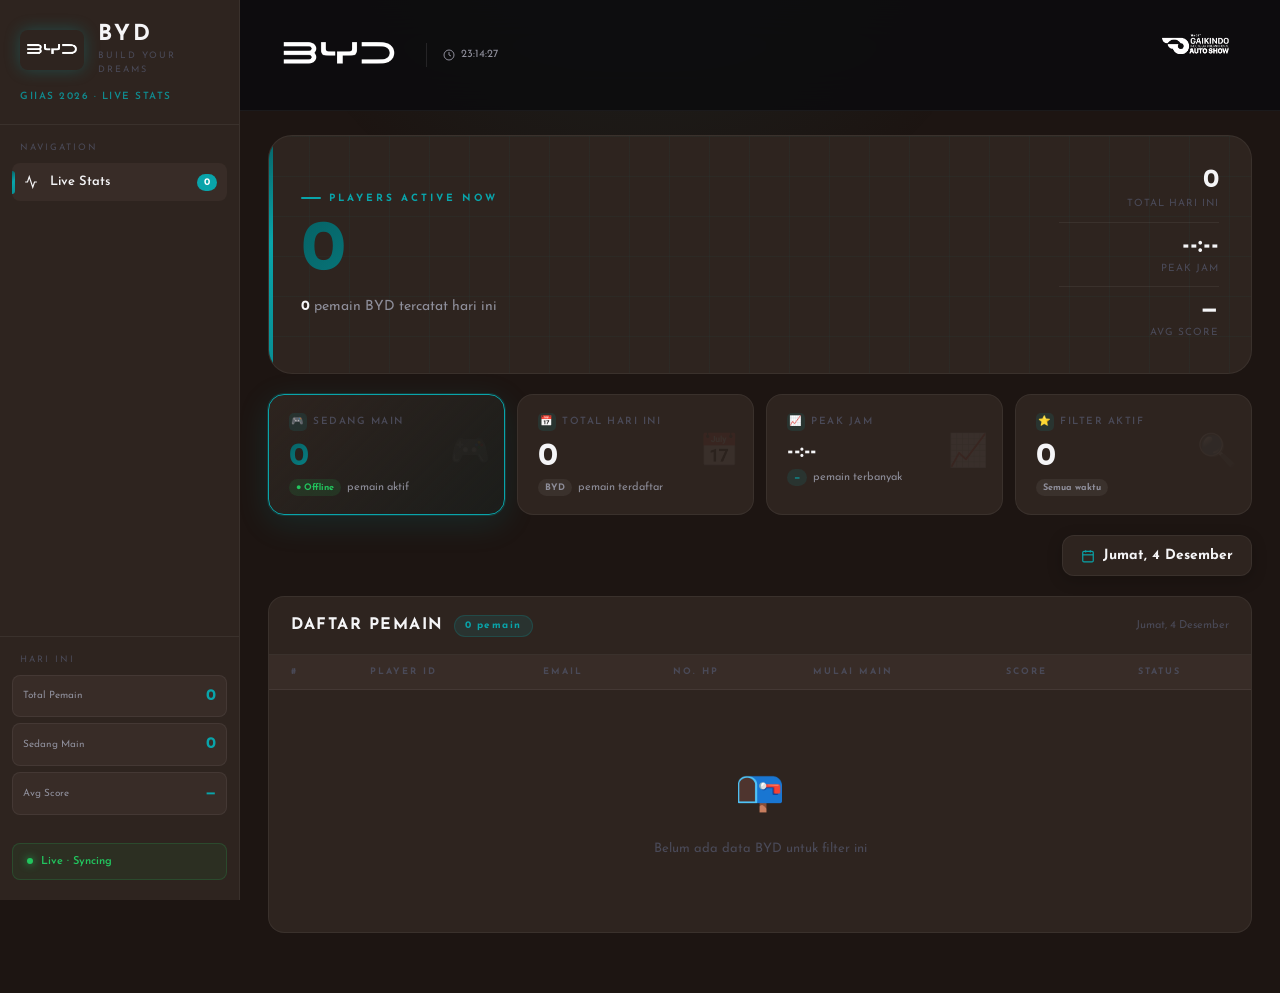
<file: byd-dashboard/index.html>
<!DOCTYPE html>
<html lang="id">

<head>
  <meta charset="UTF-8" />
  <meta name="viewport" content="width=device-width, initial-scale=1.0" />
  <title>BYD — Live Player Statistics · GIIAS 2026</title>
  <meta name="description"
    content="BYD live player statistics dashboard — real-time tracking for GIIAS 2026 activations." />
  <link rel="preconnect" href="https://fonts.googleapis.com" />
  <link rel="preconnect" href="https://fonts.gstatic.com" crossorigin />
  <link rel="stylesheet" href="./css/byd-stats.css" />
</head>

<body>

  <div class="byd-shell">

    <!-- ═══════════════════════════════════════
       SIDEBAR
  ═══════════════════════════════════════ -->
    <aside class="byd-sidebar">

      <!-- Brand header -->
      <div class="byd-sidebar__brand">
        <div class="byd-logo-wrap">
          <div class="byd-logo-box">
            <img src="./img/logoByd.png" alt="BYD Logo" class="byd-logo-img" />
          </div>
          <div class="byd-brand-text">
            <strong>BYD</strong>
            <span>Build Your Dreams</span>
          </div>
        </div>
        <div class="byd-sidebar__tagline">GIIAS 2026 · Live Stats</div>
      </div>

      <!-- Nav -->
      <div class="byd-sidebar__nav">
        <div class="byd-sidebar__label">Navigation</div>

        <div class="byd-nav-item active">
          <span class="byd-nav-item__icon">
            <svg width="14" height="14" viewBox="0 0 24 24" fill="none" stroke="currentColor" stroke-width="2">
              <polyline points="22 12 18 12 15 21 9 3 6 12 2 12" />
            </svg>
          </span>
          Live Stats
          <span class="byd-nav-item__count" id="nav-count">0</span>
        </div>
      </div>

      <!-- Mini stats -->
      <div class="byd-sidebar__stats">
        <div class="byd-sidebar__label">Hari Ini</div>
        <div class="byd-mini-stat">
          <span class="byd-mini-stat__label">Total Pemain</span>
          <span class="byd-mini-stat__val" id="side-total">0</span>
        </div>
        <div class="byd-mini-stat">
          <span class="byd-mini-stat__label">Sedang Main</span>
          <span class="byd-mini-stat__val" id="side-active">0</span>
        </div>
        <div class="byd-mini-stat">
          <span class="byd-mini-stat__label">Avg Score</span>
          <span class="byd-mini-stat__val" id="side-avg">—</span>
        </div>
      </div>

      <!-- Live status -->
      <div class="byd-sidebar__live">
        <div class="byd-live-pill">
          <span class="byd-live-dot"></span>
          <span id="live-text">Live · Syncing</span>
        </div>
      </div>

    </aside>

    <!-- ═══════════════════════════════════════
       MAIN CONTENT
  ═══════════════════════════════════════ -->
    <div class="byd-main">

      <!-- Topbar -->
      <header class="byd-topbar">
        <div class="byd-topbar__left">
          <img src="./img/logoByd.png" alt="BYD Logo" style="height: 80px; object-fit: contain;" />
          <div class="byd-topbar__sep"></div>
          <div class="byd-topbar__clock">
            <svg width="12" height="12" viewBox="0 0 24 24" fill="none" stroke="currentColor" stroke-width="2">
              <circle cx="12" cy="12" r="10" />
              <polyline points="12 6 12 12 16 14" />
            </svg>
            <span id="topbar-clock">—</span>
          </div>
        </div>
        <div class="byd-topbar__right">
          <img src="./img/gaikindoIcon.webp" alt="Gaikindo" style="height: 90px; object-fit: contain;" />
        </div>
      </header>

      <!-- Content -->
      <div class="byd-content">

        <!-- ── HERO BANNER ── -->
        <div class="byd-hero">
          <div class="byd-hero__left">
            <div class="byd-hero__eyebrow">Players Active Now</div>
            <div class="byd-hero__count" id="hero-active">0</div>
            <div class="byd-hero__label">
              <strong id="hero-label-strong">0</strong>
              <span id="hero-label-rest"> pemain BYD tercatat hari ini</span>
            </div>
          </div>
          <div class="byd-hero__right">
            <div class="byd-hero-stat">
              <div class="byd-hero-stat__val" id="hero-today">0</div>
              <div class="byd-hero-stat__label">Total Hari Ini</div>
            </div>
            <div class="byd-hero__sep"></div>
            <div class="byd-hero-stat">
              <div class="byd-hero-stat__val" id="hero-peak">--:--</div>
              <div class="byd-hero-stat__label">Peak Jam</div>
            </div>
            <div class="byd-hero__sep"></div>
            <div class="byd-hero-stat">
              <div class="byd-hero-stat__val" id="hero-avg">—</div>
              <div class="byd-hero-stat__label">Avg Score</div>
            </div>
          </div>
        </div>

        <!-- ── SUMMARY CARDS ── -->
        <div class="byd-cards-row">

          <div class="byd-card primary">
            <div class="byd-card__label">
              <span class="byd-card__icon">🎮</span>
              Sedang Main
            </div>
            <div class="byd-card__val" id="card-active">0</div>
            <div class="byd-card__sub">
              <span class="badge-live" id="card-active-badge">● Live</span>
              <span>pemain aktif</span>
            </div>
            <span class="byd-card__deco">🎮</span>
          </div>

          <div class="byd-card">
            <div class="byd-card__label">
              <span class="byd-card__icon">📅</span>
              Total Hari Ini
            </div>
            <div class="byd-card__val" id="card-today">0</div>
            <div class="byd-card__sub">
              <span class="badge-muted">BYD</span>
              <span>pemain terdaftar</span>
            </div>
            <span class="byd-card__deco">📅</span>
          </div>

          <div class="byd-card">
            <div class="byd-card__label">
              <span class="byd-card__icon">📈</span>
              Peak Jam
            </div>
            <div class="byd-card__val" style="font-size:22px;" id="card-peak">--:--</div>
            <div class="byd-card__sub">
              <span class="badge-info" id="card-peak-n">—</span>
              <span>pemain terbanyak</span>
            </div>
            <span class="byd-card__deco">📈</span>
          </div>

          <div class="byd-card">
            <div class="byd-card__label">
              <span class="byd-card__icon">⭐</span>
              Filter Aktif
            </div>
            <div class="byd-card__val" id="card-filtered">0</div>
            <div class="byd-card__sub">
              <span class="badge-muted" id="card-filter-label">Semua waktu</span>
            </div>
            <span class="byd-card__deco">🔍</span>
          </div>

        </div>

        <!-- ── FILTER TRIGGER & POPUP ── -->
        <div class="byd-filter-trigger-wrap">
          <button class="byd-filter-btn" id="filter-trigger-btn">
            <svg width="14" height="14" viewBox="0 0 24 24" fill="none" stroke="currentColor" stroke-width="2">
              <rect x="3" y="4" width="18" height="18" rx="2" />
              <line x1="16" y1="2" x2="16" y2="6" />
              <line x1="8" y1="2" x2="8" y2="6" />
              <line x1="3" y1="10" x2="21" y2="10" />
            </svg>
            <span id="filter-trigger-text">Semua Waktu</span>
          </button>

          <div class="byd-filter-popup" id="filter-popup" style="display: none;">
            <div class="byd-filter-popup__head">
              <div class="byd-filter-popup__title">Pilih Waktu</div>
              <button class="byd-reset-btn" id="reset-btn">Reset</button>
            </div>

            <div class="byd-filter-popup__row">
              <div class="byd-filter__row-label">Pilih Tanggal</div>
              <div class="byd-date-inputs">
                <input type="date" id="start-date" class="byd-date-input" />
                <span class="byd-date-sep">ke</span>
                <input type="date" id="end-date" class="byd-date-input" />
              </div>
            </div>

            <div class="byd-filter-popup__row">
              <div class="byd-filter__row-label">Pilih Jam</div>
              <div class="byd-hour-pills" id="hour-pills">
                <!-- JS rendered -->
              </div>
            </div>

            <div class="byd-filter-popup__footer">
              <button class="byd-apply-btn" id="apply-btn">Terapkan</button>
            </div>
          </div>
        </div>

        <!-- ── PLAYER TABLE ── -->
        <div class="byd-table-section">
          <div class="byd-table__head">
            <div class="byd-table__title">
              DAFTAR PEMAIN
              <span class="byd-tbl-badge" id="tbl-badge">0 pemain</span>
            </div>
            <div class="byd-table__meta" id="tbl-meta">Menampilkan semua data hari ini</div>
          </div>

          <table class="byd-table">
            <thead>
              <tr>
                <th>#</th>
                <th>Player ID</th>
                <th>Email</th>
                <th>No. HP</th>
                <th>Mulai Main</th>
                <th>Score</th>
                <th>Status</th>
              </tr>
            </thead>
            <tbody id="player-tbody">
              <tr>
                <td colspan="7">
                  <div class="byd-empty">
                    <div class="byd-empty__icon">⚡</div>
                    <div class="byd-empty__msg">Loading BYD data...</div>
                  </div>
                </td>
              </tr>
            </tbody>
          </table>
        </div>

      </div><!-- /byd-content -->
    </div><!-- /byd-main -->
  </div><!-- /byd-shell -->

  <script src="./js/byd-stats.js"></script>
</body>

</html>
</file>
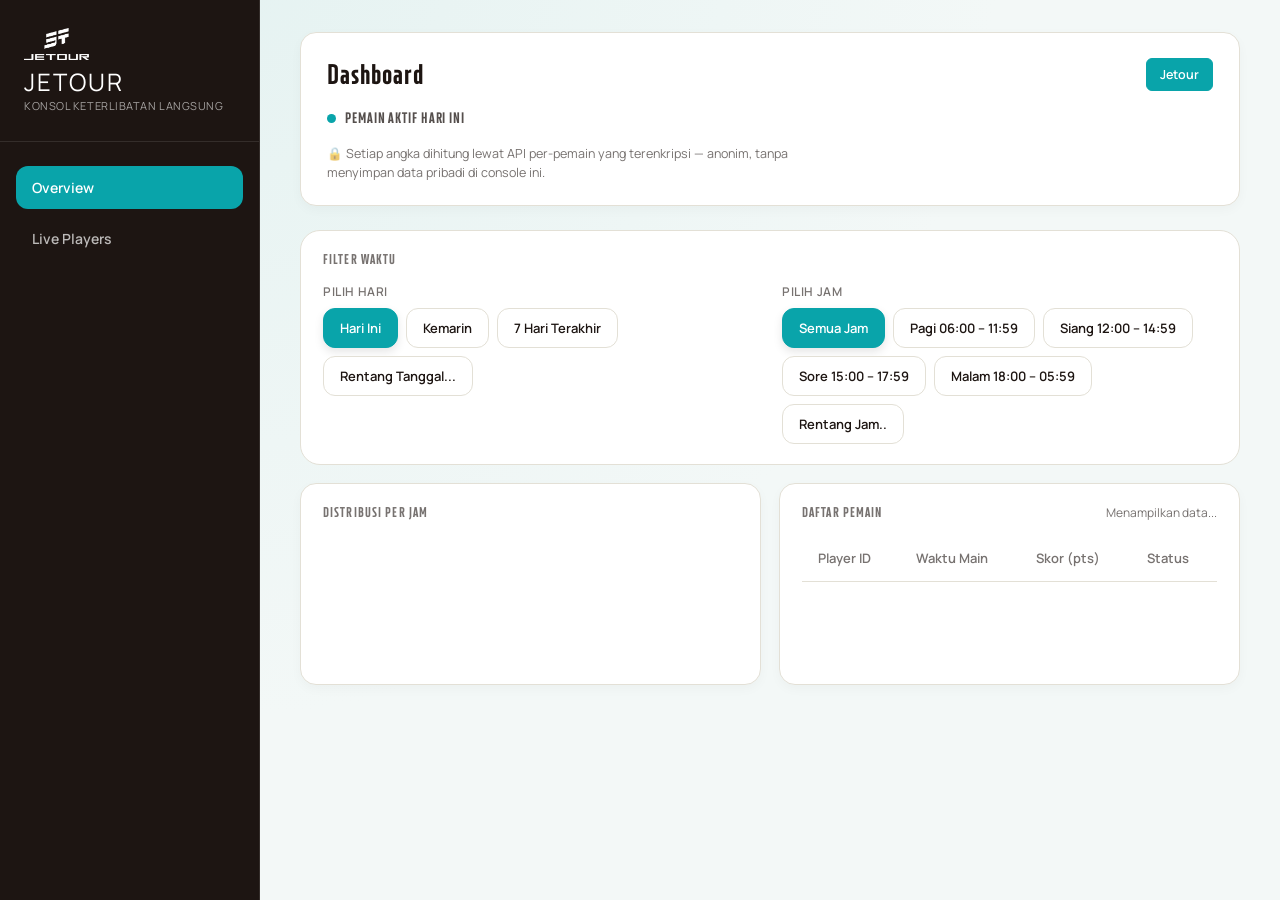
<file: jetour-website/index.html>
<!DOCTYPE html>
<html lang="id">

<head>
  <meta charset="UTF-8">
  <meta name="viewport" content="width=device-width, initial-scale=1.0">
  <title>Jetour · Live Player Console</title>
  <link rel="stylesheet" href="css/style.css">
</head>

<body class="theme-teal">
  <div class="dashboard-layout">
    <!-- Sidebar -->
    <aside class="sidebar">
      <div class="sidebar-header">
        <div class="brand-mark">
          <img src="img/jetourLogo.png" alt="Jetour Logo" class="brand-logo">
          <div class="brand-text">
            <div class="brand-word" id="brandWord">JETOUR</div>
            <div class="brand-tagline" id="brandTagline">Live Console</div>
          </div>
        </div>
      </div>
      <nav class="sidebar-nav">
        <a href="#" class="nav-item active" data-page="overview">Overview</a>
        <a href="#" class="nav-item" data-page="live-players">Live Players</a>
      </nav>
    </aside>

    <main class="dashboard-content">
      <!-- ===== PAGE: Overview ===== -->
      <div class="page-view active" id="page-overview">
      <!-- Header / hero stat -->
      <header class="hero">
        <div class="hero-top">
          <h1 class="page-title">Dashboard</h1>
          <div class="brand-chips">
            <span class="chip chip-active">Jetour</span>
          </div>
        </div>
        <div class="hero-main">
          <div class="hero-label-row">
            <span class="live-dot" id="liveDot"></span>
            <span class="hero-label" id="heroLabel">Pemain Aktif Hari Ini</span>
          </div>
          <div class="odometer" id="odometer"></div>
          <p class="api-note">🔒 Setiap angka dihitung lewat API per-pemain yang terenkripsi — anonim, tanpa menyimpan
            data pribadi di console ini.</p>
        </div>
      </header>

      <!-- Filter -->
      <section class="filters integrated-filters">
        <div class="filter-block">
          <h2 class="filter-title">Filter Waktu</h2>
          <div class="filter-row">
            <div class="filter-group-wrap">
              <div class="filter-label"
                style="font-size:12px; font-weight:600; margin-bottom:8px; opacity:0.6; text-transform:uppercase; letter-spacing:0.05em;">
                Pilih Hari</div>
              <div class="filter-btn-group" id="daySelectGroup">
                <button class="filter-btn active" data-value="today">Hari Ini</button>
                <button class="filter-btn" data-value="yesterday">Kemarin</button>
                <button class="filter-btn" data-value="last7">7 Hari Terakhir</button>
                <button class="filter-btn" data-value="custom">Rentang Tanggal...</button>
              </div>
              <div id="customDateInputs" class="custom-date-popup hidden">
                <div class="calendar-header">
                  <button id="calPrev" class="cal-nav-btn">&lt;</button>
                  <div id="calMonthYear" class="cal-month-year"></div>
                  <button id="calNext" class="cal-nav-btn">&gt;</button>
                </div>
                <div class="calendar-dow">
                  <span>Min</span><span>Sen</span><span>Sel</span><span>Rab</span><span>Kam</span><span>Jum</span><span>Sab</span>
                </div>
                <div class="calendar-grid" id="calendarGrid"></div>
                <div class="calendar-footer">
                  <div class="cal-selected-text" id="calSelectedText">Pilih tanggal mulai</div>
                  <button id="calApplyBtn" class="btn-apply" disabled>Terapkan</button>
                </div>
              </div>
            </div>
            <div class="filter-group-wrap">
              <div class="filter-label"
                style="font-size:12px; font-weight:600; margin-bottom:8px; opacity:0.6; text-transform:uppercase; letter-spacing:0.05em;">
                Pilih Jam</div>
              <div class="filter-btn-group" id="hourSelectGroup">
                <button class="filter-btn active" data-value="all">Semua Jam</button>
                <button class="filter-btn" data-value="morning">Pagi 06:00 – 11:59</button>
                <button class="filter-btn" data-value="afternoon">Siang 12:00 – 14:59</button>
                <button class="filter-btn" data-value="evening">Sore 15:00 – 17:59</button>
                <button class="filter-btn" data-value="night">Malam 18:00 – 05:59</button>
                <button class="filter-btn" data-value="custom">Rentang Jam..</button>
              </div>
              <div id="customHourInputs" class="custom-hour-popup hidden">
                <div class="calendar-header">
                  <div class="cal-month-year">Pilih Rentang Jam</div>
                </div>
                <div class="hour-grid" id="hourGrid"></div>
                <div class="calendar-footer">
                  <div class="cal-selected-text" id="hourSelectedText">Pilih jam mulai</div>
                  <button id="hourApplyBtn" class="btn-apply" disabled>Terapkan</button>
                </div>
              </div>
            </div>
          </div>
        </div>
      </section>

      <!-- Statistik -->
      <section class="stats-grid">
        <div class="card">
          <h3>Distribusi per Jam</h3>
          <div class="bars" id="bars"></div>
        </div>
        <div class="card">
          <div class="table-header-row">
            <h3>Daftar Pemain</h3>
            <span class="table-meta">Menampilkan data...</span>
          </div>
          <div class="table-wrap">
            <table class="player-table">
              <thead>
                <tr>
                  <th>Player ID</th>
                  <th>Waktu Main</th>
                  <th>Skor (pts)</th>
                  <th>Status</th>
                </tr>
              </thead>
              <tbody id="playerTableBody">
                <!-- Rows will be injected here -->
              </tbody>
            </table>
          </div>
        </div>
      </section>

      </div> <!-- end page-overview -->

      <!-- ===== PAGE: Live Players ===== -->
      <div class="page-view" id="page-live-players">
        <header class="hero">
          <div class="hero-top">
            <h1 class="page-title">Live Players</h1>
            <div class="brand-chips">
              <span class="chip chip-active">Jetour</span>
            </div>
          </div>
          <div class="hero-main">
            <div class="hero-label-row">
              <span class="live-dot is-live" id="liveDotPlayers"></span>
              <span class="hero-label">Pemain yang sedang aktif bermain saat ini</span>
            </div>
          </div>
        </header>

        <!-- Live Search -->
        <section class="filters integrated-filters">
          <div class="filter-block">
            <div class="live-search-bar">
              <input type="text" id="liveSearchInput" class="live-search-input" placeholder="Cari pemain berdasarkan nama atau ID...">
            </div>
          </div>
        </section>

        <!-- Live Player Cards -->
        <section class="live-players-grid" id="livePlayersGrid">
          <!-- Cards injected by JS -->
        </section>

        <p class="footer-note">Data pemain ditampilkan secara anonim. Nama dan ID yang muncul adalah alias acak.</p>
      </div> <!-- end page-live-players -->

    </main>
  </div>

  <script src="js/app.js"></script>
</body>

</html>
</file>
<file: byd-dashboard/css/byd-stats.css>
/* ==========================================================================
   BYD — Live Player Statistics Dashboard
   Brand: Build Your Dreams · Signature Red · Rajdhani + Inter
   ========================================================================== */

@font-face {
  font-family: 'Josefin Sans';
  src: url('../fonts/JosefinSans-Regular.ttf') format('truetype');
  font-weight: 400;
  font-style: normal;
}

@font-face {
  font-family: 'Josefin Sans';
  src: url('../fonts/JosefinSans-SemiBold.ttf') format('truetype');
  font-weight: 600;
  font-style: normal;
}

@font-face {
  font-family: 'Josefin Sans';
  src: url('../fonts/JosefinSans-Bold.ttf') format('truetype');
  font-weight: 700;
  font-style: normal;
}

/* ─────────────────────────────────────────────
   BYD DESIGN TOKENS
───────────────────────────────────────────── */
:root {
  /* BYD Signature Colors */
  --byd-red:       #09A4AA;
  --byd-red-2:     #088D92;
  --byd-red-3:     #D3B073;
  --byd-red-dim:   rgba(9,164,170,0.12);
  --byd-red-glow:  rgba(9,164,170,0.25);
  --byd-gradient:  linear-gradient(135deg, #066164 0%, #09A4AA 45%, #088D92 100%);
  --byd-gradient-h:linear-gradient(135deg, #09A4AA 0%, #D3B073 100%);

  /* Background System */
  --bg:        #1D1512;
  --bg-2:      #261D19;
  --surface:   #2E241F;
  --surface-2: #382C27;
  --surface-3: #43362F;
  --surface-4: #4E4038;

  /* Borders */
  --border:    rgba(255,255,255,0.06);
  --border-md: rgba(255,255,255,0.10);
  --border-hi: rgba(9,164,170,0.30);

  /* Text */
  --t-main:    #f5f5f7;
  --t-sub:     #8e8e9a;
  --t-muted:   #4a4a58;

  /* Status */
  --green:     #22c55e;
  --green-bg:  rgba(34,197,94,0.1);
  --amber:     #f59e0b;
  --amber-bg:  rgba(245,158,11,0.1);

  /* Spacing / Radii */
  --r-xs:  4px;
  --r-sm:  8px;
  --r-md:  12px;
  --r-lg:  16px;
  --r-xl:  24px;
  --r-2xl: 32px;

  /* Fonts */
  --font-brand: 'Josefin Sans', sans-serif;
  --font-body:  'Josefin Sans', sans-serif;

  font-family: var(--font-body);
}

/* ─────────────────────────────────────────────
   RESET
───────────────────────────────────────────── */
*, *::before, *::after { box-sizing: border-box; margin: 0; padding: 0; }
html { scroll-behavior: smooth; }
body {
  background: var(--bg);
  color: var(--t-main);
  font-family: var(--font-body);
  font-size: 13px;
  line-height: 1.55;
  -webkit-font-smoothing: antialiased;
  min-height: 100vh;
  overflow-x: hidden;
}

/* Ambient red glow at top */
body::before {
  content: '';
  position: fixed;
  top: -200px;
  left: 50%;
  transform: translateX(-50%);
  width: 900px;
  height: 500px;
  background: radial-gradient(ellipse at 50% 0%, rgba(9,164,170,0.1) 0%, transparent 65%);
  pointer-events: none;
  z-index: 0;
}

a  { color: inherit; text-decoration: none; }
button { background: none; border: none; cursor: pointer; font-family: inherit; }
input  { font-family: inherit; outline: none; border: none; }

/* ─────────────────────────────────────────────
   LAYOUT SHELL — Sidebar + Main
───────────────────────────────────────────── */
.byd-shell {
  display: flex;
  min-height: 100vh;
  position: relative;
  z-index: 1;
}

/* ─────────────────────────────────────────────
   SIDEBAR
───────────────────────────────────────────── */
.byd-sidebar {
  width: 240px;
  flex-shrink: 0;
  background: var(--surface);
  border-right: 1px solid var(--border);
  display: flex;
  flex-direction: column;
  position: fixed;
  top: 0; left: 0;
  height: 100vh;
  z-index: 100;
  overflow-y: auto;
  scrollbar-width: none;
}
.byd-sidebar::-webkit-scrollbar { display: none; }

/* Sidebar Header — BYD Logo */
.byd-sidebar__brand {
  padding: 24px 20px 20px;
  border-bottom: 1px solid var(--border);
  display: flex;
  flex-direction: column;
  gap: 12px;
}

.byd-logo-wrap {
  display: flex;
  align-items: center;
  gap: 14px;
}

.byd-logo-box {
  width: 64px;
  height: 40px;
  border-radius: var(--r-sm);
  overflow: hidden;
  background: transparent;
  display: flex;
  align-items: center;
  justify-content: center;
  flex-shrink: 0;
  box-shadow: 0 0 16px rgba(9,164,170,0.3);
}

.byd-logo-img {
  width: 100%;
  height: 100%;
  object-fit: contain;
  display: block;
}

.byd-brand-text {
  display: flex;
  flex-direction: column;
}

.byd-brand-text strong {
  font-family: var(--font-brand);
  font-size: 22px;
  font-weight: 700;
  color: var(--t-main);
  letter-spacing: 3px;
  line-height: 1;
}

.byd-brand-text span {
  font-size: 9px;
  color: var(--t-muted);
  text-transform: uppercase;
  letter-spacing: 2px;
  margin-top: 3px;
}

.byd-sidebar__tagline {
  font-size: 10px;
  color: var(--byd-red);
  letter-spacing: 1.5px;
  text-transform: uppercase;
  font-weight: 600;
  opacity: 0.8;
}

/* Sidebar Nav */
.byd-sidebar__nav {
  padding: 16px 12px;
  flex: 1;
}

.byd-sidebar__label {
  font-size: 9px;
  text-transform: uppercase;
  letter-spacing: 2px;
  color: var(--t-muted);
  padding: 0 8px;
  margin-bottom: 8px;
  margin-top: 16px;
}
.byd-sidebar__label:first-child { margin-top: 0; }

.byd-nav-item {
  display: flex;
  align-items: center;
  gap: 10px;
  padding: 9px 10px;
  border-radius: var(--r-sm);
  font-size: 13px;
  color: var(--t-sub);
  transition: all 0.18s ease;
  margin-bottom: 2px;
  position: relative;
  font-weight: 500;
}
.byd-nav-item:hover {
  background: var(--surface-2);
  color: var(--t-main);
}
.byd-nav-item.active {
  background: var(--surface-2);
  color: var(--t-main);
  font-weight: 600;
}
.byd-nav-item.active::before {
  content: '';
  position: absolute;
  left: 0; top: 20%; bottom: 20%;
  width: 3px;
  background: var(--byd-gradient);
  border-radius: 0 3px 3px 0;
}
.byd-nav-item__icon {
  width: 18px; height: 18px;
  display: flex; align-items: center; justify-content: center;
  opacity: 0.5;
  flex-shrink: 0;
}
.byd-nav-item.active .byd-nav-item__icon,
.byd-nav-item:hover .byd-nav-item__icon { opacity: 1; }

.byd-nav-item__count {
  margin-left: auto;
  padding: 1px 7px;
  border-radius: 100px;
  font-size: 10px;
  font-weight: 700;
  background: var(--byd-red);
  color: #fff;
}

/* Sidebar Stats Summary */
.byd-sidebar__stats {
  padding: 16px 12px;
  border-top: 1px solid var(--border);
}

.byd-mini-stat {
  display: flex;
  align-items: center;
  justify-content: space-between;
  padding: 8px 10px;
  border-radius: var(--r-sm);
  background: var(--surface-2);
  border: 1px solid var(--border);
  margin-bottom: 6px;
}
.byd-mini-stat:last-child { margin-bottom: 0; }

.byd-mini-stat__label {
  font-size: 10px;
  color: var(--t-sub);
  font-weight: 500;
}

.byd-mini-stat__val {
  font-family: var(--font-brand);
  font-size: 16px;
  font-weight: 700;
  color: var(--byd-red);
}

/* Live status */
.byd-sidebar__live {
  padding: 12px 12px 20px;
}

.byd-live-pill {
  display: flex;
  align-items: center;
  gap: 8px;
  padding: 9px 14px;
  background: rgba(34,197,94,0.07);
  border: 1px solid rgba(34,197,94,0.18);
  border-radius: var(--r-sm);
  font-size: 11px;
  color: var(--green);
  font-weight: 600;
}

.byd-live-dot {
  width: 6px; height: 6px;
  border-radius: 50%;
  background: var(--green);
  box-shadow: 0 0 8px var(--green);
  animation: blink-dot 2s ease-in-out infinite;
}

@keyframes blink-dot {
  0%,100% { opacity:1; box-shadow:0 0 8px var(--green); }
  50%      { opacity:0.3; box-shadow:0 0 3px var(--green); }
}

/* ─────────────────────────────────────────────
   MAIN CONTENT
───────────────────────────────────────────── */
.byd-main {
  flex: 1;
  margin-left: 240px;
  display: flex;
  flex-direction: column;
  min-height: 100vh;
}

/* Topbar */
.byd-topbar {
  position: sticky;
  top: 0; z-index: 50;
  background: rgba(12,12,14,0.88);
  backdrop-filter: blur(20px);
  -webkit-backdrop-filter: blur(20px);
  border-bottom: 1px solid var(--border);
  padding: 10px 28px;
  min-height: 100px;
  display: flex;
  align-items: center;
  justify-content: space-between;
  gap: 16px;
}

.byd-topbar__left {
  display: flex;
  align-items: center;
  gap: 16px;
}

.byd-topbar__heading {
  display: flex;
  flex-direction: column;
}

.byd-topbar__title {
  font-family: var(--font-brand);
  font-size: 20px;
  font-weight: 700;
  letter-spacing: 2px;
  color: var(--t-main);
  line-height: 1;
}

.byd-topbar__sub {
  font-size: 10px;
  color: var(--t-muted);
  letter-spacing: 0.5px;
  margin-top: 2px;
}

.byd-topbar__sep {
  width: 1px;
  height: 24px;
  background: var(--border-md);
}

.byd-topbar__clock {
  font-size: 11px;
  color: var(--t-sub);
  display: flex;
  align-items: center;
  gap: 6px;
}

.byd-topbar__right {
  display: flex;
  align-items: center;
  gap: 8px;
}

.byd-icon-btn {
  width: 34px; height: 34px;
  display: flex; align-items: center; justify-content: center;
  background: var(--surface);
  border: 1px solid var(--border);
  border-radius: var(--r-sm);
  color: var(--t-sub);
  transition: all 0.18s ease;
}
.byd-icon-btn:hover {
  background: var(--surface-2);
  border-color: var(--border-hi);
  color: var(--byd-red);
}

/* ─────────────────────────────────────────────
   CONTENT AREA
───────────────────────────────────────────── */
.byd-content {
  padding: 24px 28px 60px;
  flex: 1;
}

/* ─────────────────────────────────────────────
   HERO BANNER
───────────────────────────────────────────── */
.byd-hero {
  position: relative;
  background: var(--surface);
  border: 1px solid var(--border);
  border-radius: var(--r-xl);
  padding: 32px;
  margin-bottom: 20px;
  overflow: hidden;
  display: grid;
  grid-template-columns: 1fr auto;
  align-items: center;
  gap: 24px;
}

/* Red line accent on left */
.byd-hero::before {
  content: '';
  position: absolute;
  left: 0; top: 0; bottom: 0;
  width: 4px;
  background: var(--byd-gradient);
  border-radius: var(--r-xl) 0 0 var(--r-xl);
}

/* Subtle grid pattern */
.byd-hero::after {
  content: '';
  position: absolute;
  inset: 0;
  background-image:
    linear-gradient(rgba(9,164,170,0.04) 1px, transparent 1px),
    linear-gradient(90deg, rgba(9,164,170,0.04) 1px, transparent 1px);
  background-size: 40px 40px;
  pointer-events: none;
}

.byd-hero__left { position: relative; z-index: 1; }

.byd-hero__eyebrow {
  font-size: 10px;
  text-transform: uppercase;
  letter-spacing: 3px;
  color: var(--byd-red);
  font-weight: 700;
  margin-bottom: 10px;
  display: flex;
  align-items: center;
  gap: 8px;
}

.byd-hero__eyebrow::before {
  content: '';
  width: 20px;
  height: 2px;
  background: var(--byd-red);
  border-radius: 1px;
}

.byd-hero__count {
  font-family: var(--font-brand);
  font-size: 72px;
  font-weight: 700;
  line-height: 1;
  letter-spacing: -1px;
  background: var(--byd-gradient);
  -webkit-background-clip: text;
  -webkit-text-fill-color: transparent;
  background-clip: text;
  margin-bottom: 8px;
}

.byd-hero__label {
  font-size: 14px;
  color: var(--t-sub);
  font-weight: 500;
}

.byd-hero__label strong {
  color: var(--t-main);
}

.byd-hero__right {
  position: relative;
  z-index: 1;
  display: flex;
  flex-direction: column;
  gap: 10px;
  min-width: 160px;
}

.byd-hero-stat {
  display: flex;
  flex-direction: column;
  align-items: flex-end;
}

.byd-hero-stat__val {
  font-family: var(--font-brand);
  font-size: 26px;
  font-weight: 700;
  color: var(--t-main);
  line-height: 1;
}

.byd-hero-stat__label {
  font-size: 10px;
  color: var(--t-muted);
  text-transform: uppercase;
  letter-spacing: 1px;
  margin-top: 2px;
}

.byd-hero__sep {
  width: 100%;
  height: 1px;
  background: var(--border);
}

/* ─────────────────────────────────────────────
   SUMMARY CARDS
───────────────────────────────────────────── */
.byd-cards-row {
  display: grid;
  grid-template-columns: repeat(4, 1fr);
  gap: 12px;
  margin-bottom: 20px;
}

.byd-card {
  background: var(--surface);
  border: 1px solid var(--border);
  border-radius: var(--r-lg);
  padding: 18px 20px;
  position: relative;
  overflow: hidden;
  transition: all 0.2s ease;
}
.byd-card:hover {
  border-color: var(--border-md);
  transform: translateY(-2px);
  box-shadow: 0 8px 24px rgba(0,0,0,0.4);
}

.byd-card.primary {
  border-color: var(--byd-red);
  box-shadow: 0 0 0 1px rgba(9,164,170,0.2), 0 8px 32px rgba(9,164,170,0.15);
  background: linear-gradient(135deg, var(--surface) 0%, rgba(9,164,170,0.06) 100%);
}

.byd-card__label {
  font-size: 10px;
  text-transform: uppercase;
  letter-spacing: 1.5px;
  color: var(--t-muted);
  margin-bottom: 10px;
  font-weight: 600;
  display: flex;
  align-items: center;
  gap: 6px;
}

.byd-card__icon {
  width: 18px; height: 18px;
  border-radius: 5px;
  background: var(--byd-red-dim);
  display: flex; align-items: center; justify-content: center;
  font-size: 10px;
  flex-shrink: 0;
}

.byd-card__val {
  font-family: var(--font-brand);
  font-size: 32px;
  font-weight: 700;
  line-height: 1;
  letter-spacing: -0.5px;
  color: var(--t-main);
  margin-bottom: 6px;
}

.byd-card.primary .byd-card__val {
  background: var(--byd-gradient);
  -webkit-background-clip: text;
  -webkit-text-fill-color: transparent;
  background-clip: text;
}

.byd-card__sub {
  font-size: 11px;
  color: var(--t-sub);
  display: flex;
  align-items: center;
  gap: 6px;
}

.badge-live  { padding:2px 7px; border-radius:100px; font-size:9px; font-weight:700; background:rgba(34,197,94,0.12); color:var(--green); }
.badge-info  { padding:2px 7px; border-radius:100px; font-size:9px; font-weight:700; background:var(--byd-red-dim); color:var(--byd-red); }
.badge-muted { padding:2px 7px; border-radius:100px; font-size:9px; font-weight:700; background:rgba(255,255,255,0.06); color:var(--t-sub); }

.byd-card__deco {
  position: absolute;
  right: 14px; top: 50%;
  transform: translateY(-50%);
  font-size: 32px;
  opacity: 0.05;
  pointer-events: none;
}

/* ─────────────────────────────────────────────
   FILTER TRIGGER & POPUP
───────────────────────────────────────────── */
.byd-filter-trigger-wrap {
  position: relative;
  margin-bottom: 20px;
  display: flex;
  justify-content: flex-end;
}

.byd-filter-btn {
  display: flex;
  align-items: center;
  gap: 8px;
  padding: 12px 18px;
  background: var(--surface);
  border: 1px solid var(--border);
  border-radius: var(--r-md);
  color: var(--t-main);
  font-family: var(--font-brand);
  font-size: 14px;
  font-weight: 700;
  cursor: pointer;
  transition: all 0.2s;
  box-shadow: 0 4px 16px rgba(0,0,0,0.2);
  max-width: 100%;
}

#filter-trigger-text {
  white-space: nowrap;
  overflow: hidden;
  text-overflow: ellipsis;
  flex: 1;
}

.byd-filter-btn svg {
  color: var(--byd-red);
}

.byd-filter-btn:hover {
  background: var(--surface-2);
  border-color: var(--byd-red);
}

.byd-filter-popup {
  position: fixed;
  top: 50%;
  left: 50%;
  transform: translate(-50%, -50%);
  width: 90%;
  max-width: 380px;
  background: var(--surface);
  border: 1px solid var(--border);
  border-radius: var(--r-lg);
  padding: 24px;
  box-shadow: 0 10px 50px rgba(0,0,0,0.8), 0 0 0 2000px rgba(12,12,14,0.75);
  z-index: 9999;
  cursor: default;
}

.byd-filter-popup__head {
  display: flex;
  align-items: center;
  justify-content: space-between;
  margin-bottom: 18px;
}

.byd-filter-popup__title {
  font-size: 12px;
  font-weight: 700;
  color: var(--t-main);
  text-transform: uppercase;
  letter-spacing: 1.5px;
  font-family: var(--font-brand);
}

.byd-reset-btn {
  padding: 5px 14px;
  border-radius: 100px;
  font-size: 11px;
  font-weight: 600;
  color: var(--t-sub);
  background: var(--surface-2);
  border: 1px solid var(--border);
  transition: all 0.15s ease;
}
.byd-reset-btn:hover {
  background: var(--surface-3);
  color: var(--t-main);
  border-color: var(--byd-red);
}

.byd-filter-popup__row {
  margin-bottom: 16px;
}
.byd-filter-popup__row:last-child { margin-bottom: 0; }

.byd-filter__row-label {
  font-size: 9px;
  text-transform: uppercase;
  letter-spacing: 2px;
  color: var(--t-muted);
  font-weight: 700;
  margin-bottom: 10px;
}

.byd-filter-popup__footer {
  margin-top: 24px;
  border-top: 1px solid var(--border);
  padding-top: 16px;
}

.byd-apply-btn {
  width: 100%;
  padding: 12px;
  background: var(--byd-gradient);
  color: #fff;
  border: none;
  border-radius: var(--r-md);
  font-family: var(--font-brand);
  font-size: 14px;
  font-weight: 700;
  cursor: pointer;
  transition: all 0.2s ease;
  box-shadow: 0 4px 12px rgba(9,164,170,0.3);
}

.byd-apply-btn:hover {
  transform: translateY(-2px);
  box-shadow: 0 6px 16px rgba(9,164,170,0.4);
}

/* ── Date Inputs ─────────────────────────────── */
.byd-date-inputs {
  display: flex;
  align-items: center;
  gap: 10px;
}

.byd-date-input {
  background: var(--surface-2);
  border: 1px solid var(--border);
  color: var(--t-main);
  padding: 8px 10px;
  border-radius: var(--r-sm);
  font-family: var(--font-brand);
  font-size: 13px;
  cursor: pointer;
  outline: none;
  width: 100%;
  color-scheme: dark;
}
.byd-date-input::-webkit-calendar-picker-indicator {
  filter: invert(1);
  cursor: pointer;
}

.byd-date-input:focus {
  border-color: var(--byd-red);
}

.byd-date-sep {
  font-size: 11px;
  color: var(--t-sub);
  font-weight: 600;
}

/* ── Hour pills ─────────────────────────────── */
.byd-hour-pills {
  display: flex;
  flex-wrap: wrap;
  gap: 5px;
}

.byd-hour-pill {
  display: flex;
  flex-direction: column;
  align-items: center;
  justify-content: center;
  width: 32px;
  height: 32px;
  border-radius: var(--r-xs);
  background: var(--surface-2);
  border: 1px solid var(--border);
  font-size: 10px;
  color: var(--t-muted);
  cursor: pointer;
  transition: all 0.15s ease;
  position: relative;
  user-select: none;
  touch-action: none;
}

.byd-hour-pill:hover {
  border-color: var(--byd-red);
  color: var(--t-main);
  background: var(--surface-3);
}

.byd-hour-pill.active {
  background: rgba(9,164,170,0.12);
  border-color: var(--byd-red);
  color: var(--byd-red);
  font-weight: 700;
}

.byd-hour-pill.active::after {
  content: '';
  position: absolute;
  bottom: 0; left: 50%;
  transform: translateX(-50%);
  width: 65%;
  height: 2px;
  background: var(--byd-red);
  border-radius: 2px 2px 0 0;
}

.byd-hour-pill.has-data::before {
  content: '';
  position: absolute;
  top: 3px; right: 3px;
  width: 3px; height: 3px;
  border-radius: 50%;
  background: var(--byd-red);
  opacity: 0.6;
}

.byd-hour-pill__h { font-size: 11px; font-weight: 700; line-height: 1; font-family: var(--font-brand); }

/* ─────────────────────────────────────────────
   PLAYER TABLE
───────────────────────────────────────────── */
.byd-table-section {
  background: var(--surface);
  border: 1px solid var(--border);
  border-radius: var(--r-lg);
  overflow: hidden;
}

.byd-table__head {
  display: flex;
  align-items: center;
  justify-content: space-between;
  padding: 16px 22px;
  border-bottom: 1px solid var(--border);
}

.byd-table__title {
  font-family: var(--font-brand);
  font-size: 16px;
  font-weight: 700;
  letter-spacing: 1.5px;
  color: var(--t-main);
  display: flex;
  align-items: center;
  gap: 10px;
}

.byd-tbl-badge {
  padding: 2px 10px;
  border-radius: 100px;
  font-size: 10px;
  font-weight: 700;
  background: var(--byd-red-dim);
  color: var(--byd-red);
  border: 1px solid rgba(9,164,170,0.2);
  font-family: var(--font-body);
}

.byd-table__meta {
  font-size: 11px;
  color: var(--t-muted);
}

.byd-table {
  width: 100%;
  border-collapse: collapse;
}

.byd-table th {
  padding: 10px 22px;
  text-align: left;
  font-size: 9px;
  text-transform: uppercase;
  letter-spacing: 2px;
  font-weight: 700;
  color: var(--t-muted);
  background: var(--surface-2);
  border-bottom: 1px solid var(--border);
}

.byd-table td {
  padding: 13px 22px;
  font-size: 12px;
  border-bottom: 1px solid var(--border);
  vertical-align: middle;
}
.byd-table tbody tr:last-child td { border-bottom: none; }

.byd-table tbody tr {
  transition: background 0.12s ease;
}
.byd-table tbody tr:hover td {
  background: rgba(9,164,170,0.03);
}

/* Rank */
.td-rank      { font-size: 13px; font-weight: 800; color: var(--t-muted); width: 52px; font-family: var(--font-brand); }
.td-rank.g1   { color: #FFD700; }
.td-rank.g2   { color: #C0C0C0; }
.td-rank.g3   { color: #CD7F32; }

/* Player ID */
.td-pid {
  font-family: 'Courier New', monospace;
  font-size: 11px;
  color: var(--t-sub);
  letter-spacing: 0.3px;
}

/* Score */
.td-score      { font-family: var(--font-brand); font-weight: 700; font-size: 15px; color: var(--t-main); }
.td-score span { font-family: var(--font-body); font-size: 10px; color: var(--t-muted); font-weight: 400; }

/* Time */
.td-time { font-size: 11px; color: var(--t-sub); }

/* Status */
.byd-status {
  display: inline-flex;
  align-items: center;
  gap: 5px;
  padding: 4px 10px;
  border-radius: 100px;
  font-size: 10px;
  font-weight: 600;
}
.byd-status.playing { background:rgba(34,197,94,0.1); color:var(--green); }
.byd-status.done    { background:rgba(255,255,255,0.05); color:var(--t-muted); }
.byd-status.waiting { background:rgba(245,158,11,0.1); color:var(--amber); }

.byd-status__dot {
  width: 4px; height: 4px;
  border-radius: 50%;
  background: currentColor;
  flex-shrink: 0;
}
.byd-status.playing .byd-status__dot {
  animation: blink-dot 1.4s infinite;
}

/* Empty state */
.byd-empty {
  text-align: center;
  padding: 60px 20px;
  color: var(--t-muted);
}
.byd-empty__icon { font-size: 40px; margin-bottom: 14px; }
.byd-empty__msg  { font-size: 13px; }

/* ─────────────────────────────────────────────
   ROW FLASH (live update)
───────────────────────────────────────────── */
@keyframes byd-flash {
  0%   { background: rgba(9,164,170,0.08); }
  100% { background: transparent; }
}
.row-new td { animation: byd-flash 0.8s ease; }

/* ─────────────────────────────────────────────
   RESPONSIVE
───────────────────────────────────────────── */
@media (max-width: 1100px) {
  .byd-cards-row { grid-template-columns: repeat(2,1fr); }
}

@media (max-width: 900px) {
  .byd-sidebar { display: none; }
  .byd-main    { margin-left: 0; }
  .byd-content { padding: 16px 16px 40px; }
  .byd-hero    { grid-template-columns: 1fr; }
  .byd-hero__right { flex-direction: row; min-width: unset; }
}

@media (max-width: 640px) {
  .byd-cards-row { grid-template-columns: 1fr 1fr; gap: 8px; }
  .byd-hero__count { font-size: 52px; }
}
</file>
<file: jetour-website/css/style.css>
@font-face {
    font-family: 'DoubleTwo';
    src: url('../fonts/DoubleTwo.OTF') format('opentype');
    font-weight: normal;
    font-style: normal;
    font-display: swap;
  }
  @font-face {
    font-family: 'Manrope';
    src: url('../fonts/Manrope-Light.ttf') format('truetype');
    font-weight: 300;
    font-display: swap;
  }
  @font-face {
    font-family: 'Manrope';
    src: url('../fonts/Manrope-Regular.ttf') format('truetype');
    font-weight: 400;
    font-display: swap;
  }
  @font-face {
    font-family: 'Manrope';
    src: url('../fonts/Manrope-Medium.ttf') format('truetype');
    font-weight: 500;
    font-display: swap;
  }
  @font-face {
    font-family: 'Manrope';
    src: url('../fonts/Manrope-SemiBold.ttf') format('truetype');
    font-weight: 600;
    font-display: swap;
  }
  @font-face {
    font-family: 'Manrope';
    src: url('../fonts/Manrope-Bold.ttf') format('truetype');
    font-weight: 700;
    font-display: swap;
  }
  @font-face {
    font-family: 'Manrope';
    src: url('../fonts/Manrope-ExtraBold.ttf') format('truetype');
    font-weight: 800;
    font-display: swap;
  }

  :root{
    --teal:#09A4AA; --teal-deep:#07767a;
    --gold:#D3B073; --gold-deep:#a9814a;
    --ink:#1D1512;  --ink-soft:#2b211c;
    --paper:#F7F1E4;
    
    --jetour-red: #CC101B;
    --jetour-red-deep: #A30D15;
    --jetour-dark: #23282D;

    --font-display:'DoubleTwo', sans-serif;
    --font-body:'Manrope', sans-serif;
    --font-data:'Manrope', sans-serif;
  }

  /* ---- theme personas (driven by the hour filter) ---- */
  body.theme-teal{ --accent:var(--teal); --accent-deep:var(--teal-deep); --bg:#f3f8f7; --bg2:#e4f2f1; --text:var(--ink); --card:#ffffff; --card-line:#e3e0d6; }
  body.theme-gold{ --accent:var(--gold); --accent-deep:var(--gold-deep); --bg:#fbf3e3; --bg2:#f3e3c1; --text:var(--ink); --card:#fffdf8; --card-line:#ecdfc1; }
  body.theme-ink { --accent:var(--gold); --accent-deep:var(--gold-deep); --bg:#1d1512; --bg2:#140f0c; --text:#f3ead9; --card:#2a201a; --card-line:#463830; }

  *{ box-sizing:border-box; }
  html, body { overflow-x: hidden; width: 100%; }
  html{ scroll-behavior:smooth; }
  body{
    margin:0; min-height:100vh;
    background:radial-gradient(circle at 15% -10%, var(--bg2), var(--bg) 55%);
    color:var(--text);
    font-family:var(--font-body);
    transition:background .6s ease, color .6s ease;
  }
  :focus-visible{ outline:2px solid var(--accent-deep); outline-offset:3px; }

  .dashboard-layout {
    display: flex;
    justify-content: center;
    min-height: 100vh;
    width: 100%;
    overflow-x: hidden;
  }

  /* ---- sidebar ---- */
  .sidebar {
    width: 260px;
    background: var(--ink); /* #1D1512 */
    color: #fff;
    flex: none;
    display: flex;
    flex-direction: column;
    border-right: 1px solid rgba(255,255,255,0.1);
  }
  .sidebar-header {
    padding: 28px 24px;
    border-bottom: 1px solid rgba(255,255,255,0.1);
  }
  .brand-text { display: flex; flex-direction: column; }
  .sidebar-header .brand-word { font-size: 24px; letter-spacing: 0.08em; color: #fff; }
  .sidebar-header .brand-tagline { color: rgba(255,255,255,0.6); font-size: 11px; text-transform: uppercase; letter-spacing: 0.05em; }
  .sidebar-header .brand-logo { background: transparent; padding: 0; border-radius: 0; height: 32px; }

  .sidebar-nav {
    display: flex;
    flex-direction: column;
    padding: 24px 16px;
    gap: 8px;
  }
  .nav-item {
    padding: 12px 16px;
    border-radius: 12px;
    color: rgba(255,255,255,0.7);
    text-decoration: none;
    font-weight: 600;
    font-size: 14px;
    transition: all .2s;
  }
  .nav-item:hover {
    background: rgba(255,255,255,0.08);
    color: #fff;
  }
  .nav-item.active {
    background: var(--accent);
    color: #fff;
  }

  /* ---- main content ---- */
  .dashboard-content {
    flex: 1;
    padding: 32px 40px;
    max-width: 1100px;
  }


  .page{ max-width:960px; margin:0 auto; display:flex; flex-direction:column; gap:26px; }

  /* ---- palette strip ---- */
  .palette-strip{ display:flex; gap:10px; flex-wrap:wrap; }
  .swatch{
    flex:1 1 160px; min-width:150px; border-radius:14px; padding:14px 16px;
    background:var(--sw); display:flex; flex-direction:column; justify-content:flex-end; height:74px;
    box-shadow:0 6px 16px -8px rgba(0,0,0,.35);
  }
  .swatch-name{ font-family:var(--font-display); font-weight:700; font-size:15px; letter-spacing:.02em; color:var(--sw-text,#fff); text-shadow:0 1px 3px rgba(0,0,0,.25); }
  .swatch-hex{ font-family:var(--font-data); font-size:11.5px; opacity:.9; color:var(--sw-text,#fff); text-shadow:0 1px 3px rgba(0,0,0,.25); }

  /* ---- header / hero ---- */
  .hero{
    background:var(--card); border:1px solid var(--card-line); border-radius:16px;
    padding:24px 26px 22px; transition:background .6s ease,border-color .6s ease;
    margin-bottom: 24px;
    box-shadow: 0 4px 12px rgba(0,0,0,0.03);
  }
  .hero-top { display:flex; align-items:center; justify-content:space-between; margin-bottom:18px; }
  .page-title { margin: 0; font-family: var(--font-display); font-size: 28px; font-weight: 800; letter-spacing: 0.03em; }
  
  .brand-chips{ display:flex; gap:8px; }
  .chip{
    font-family:var(--font-body); font-size:12.5px; font-weight:600; padding:7px 13px;
    border-radius:6px; border:1px solid var(--card-line); cursor:pointer; background:transparent; color:var(--text);
    transition:background .2s,border-color .2s,color .2s;
  }
  .chip-active{ background:var(--accent); border-color:var(--accent); color:#fff; }
  .chip-ghost{ opacity:.5; cursor:default; }
  .chip:not(.chip-ghost):not(.chip-active):hover{ border-color:var(--accent); }

  .hero-label-row{ display:flex; align-items:center; gap:9px; margin-bottom:6px; }
  .live-dot{ width:9px; height:9px; border-radius:50%; background:var(--accent); box-shadow:0 0 0 0 var(--accent); animation:pulse 1.8s infinite; }
  .live-dot.is-static{ background:#9a9186; animation:none; box-shadow:none; }
  @keyframes pulse{ 0%{box-shadow:0 0 0 0 var(--accent);} 70%{box-shadow:0 0 0 9px transparent;} 100%{box-shadow:0 0 0 0 transparent;} }
  .hero-label{ font-family:var(--font-display); font-size:15px; letter-spacing:.06em; text-transform:uppercase; opacity:.75; }

  .odometer{ display:flex; gap:4px; margin:4px 0 12px; }
  .digit{
    width:42px; height:60px; border-radius:8px; background:var(--ink); color:#fff;
    display:flex; align-items:center; justify-content:center;
    font-family:var(--font-data); font-weight:700; font-size:36px; font-variant-numeric:tabular-nums;
    box-shadow:inset 0 2px 4px rgba(0,0,0,.55), inset 0 -8px 14px rgba(0,0,0,.35), 0 3px 0 rgba(0,0,0,.15);
    border-top:1px solid rgba(255,255,255,.12);
  }
  .odometer.tick{ animation:bump .28s ease; }
  @keyframes bump{ 0%{ transform:translateY(0);} 40%{ transform:translateY(-4px);} 100%{ transform:translateY(0);} }

  .api-note{ font-size:12.5px; opacity:.6; margin:0; max-width:520px; line-height:1.5; }

  /* ---- filters ---- */
  .filters{ display:block; margin-bottom: 18px; }
  .filter-block{ background:var(--card); border:1px solid var(--card-line); border-radius:20px; padding:20px 22px; transition:background .6s ease,border-color .6s ease; }
  .filter-title{ font-family:var(--font-display); font-size:14px; text-transform:uppercase; letter-spacing:.08em; opacity:.6; margin:0 0 16px; font-weight:700; }

  .filter-row{ display:flex; flex-wrap:wrap; gap:24px; align-items:flex-start; }
  .filter-group-wrap{ flex:1; min-width: min(100%, 320px); }
  .select-wrap{ display:flex; flex-direction:column; gap:8px; flex:1; min-width:200px; }
  
  .filter-btn-group { display: flex; flex-wrap: wrap; gap: 8px; }
  .filter-btn {
    background: var(--card); border: 1px solid var(--card-line);
    color: var(--text); padding: 10px 16px; border-radius: 12px;
    font-family: var(--font-body); font-weight: 600; font-size: 13px;
    cursor: pointer; transition: all 0.2s;
  }
  .filter-btn:hover { border-color: var(--accent); background: rgba(128,128,128,0.05); }
  .filter-btn.active { background: var(--accent); border-color: var(--accent); color: #fff; box-shadow: 0 4px 10px rgba(0,0,0,0.1); }
  
  .filter-btn:focus-visible { outline: 2px solid var(--accent); outline-offset: 2px; }
  
  input.filter-select[type="date"], input.filter-select[type="time"] {
    background-image: none;
  }
  
  .custom-hour-row{ display:flex; align-items:center; gap:8px; }
  .time-input{ padding:10px 12px; }
  
  .hidden{ display:none !important; }

  /* ---- stats grid ---- */
  .stats-grid{ display:grid; grid-template-columns:repeat(auto-fit, minmax(min(100%, 420px), 1fr)); gap:18px; }
  .card{ background:var(--card); border:1px solid var(--card-line); border-radius:16px; padding:20px 22px; transition:background .6s ease,border-color .6s ease; box-shadow: 0 4px 12px rgba(0,0,0,0.03); }
  .card h3{ font-family:var(--font-display); font-size:14px; text-transform:uppercase; letter-spacing:.08em; opacity:.6; margin:0 0 14px; font-weight:700; }

  .bars{ display:flex; align-items:flex-end; gap:4px; height:130px; }
  .bar-col{ flex:1; display:flex; flex-direction:column; align-items:center; justify-content:flex-end; height:100%; gap:6px; }
  .bar{ width:100%; max-width:24px; border-radius:4px 4px 0 0; background:var(--accent); opacity:.85; transition:height .4s ease,background .5s ease; }
  .bar-tick{ font-size:10px; font-family:var(--font-data); opacity:.5; }

  .table-header-row { display: flex; justify-content: space-between; align-items: center; margin-bottom: 14px; }
  .table-header-row h3 { margin: 0; }
  .table-meta { font-size: 12px; opacity: 0.6; font-family: var(--font-body); }

  .table-wrap { overflow-x: auto; overflow-y: auto; max-height: 380px; margin: 0 -8px; padding: 0 8px; }
  .player-table { width: 100%; border-collapse: collapse; font-family: var(--font-body); text-align: left; }
  .player-table th, .player-table td { padding: 14px 16px; border-bottom: 1px solid var(--card-line); white-space: nowrap; }
  .player-table tr:last-child td { border-bottom: none; }
  .player-table th { font-weight: 600; font-size: 13px; opacity: 0.6; text-transform: none; letter-spacing: normal; }
  .player-table td { font-size: 14px; font-weight: 600; }
  .player-table td:nth-child(2), .player-table td:nth-child(3) { font-family: var(--font-data); font-weight: 500; }
  
  .status-badge { 
    display: inline-block; 
    padding: 6px 12px; 
    border-radius: 6px; 
    background: rgba(128,128,128,0.15); 
    font-size: 12px; 
    font-weight: 600; 
  }

  .footer-note{ text-align:center; font-size:11.5px; opacity:.5; padding-top:12px; }

  /* ---- Custom Calendar Range Picker ---- */
  .custom-date-popup { background: var(--card); border: 1px solid var(--card-line); border-radius: 12px; padding: 16px; margin-top: 8px; width: 280px; box-shadow: 0 4px 12px rgba(0,0,0,0.1); }
  .calendar-header { display: flex; justify-content: space-between; align-items: center; margin-bottom: 12px; }
  .cal-nav-btn { background: transparent; border: none; color: var(--text); font-size: 16px; cursor: pointer; padding: 4px 8px; border-radius: 4px; }
  .cal-nav-btn:hover { background: rgba(128,128,128,0.1); }
  .cal-month-year { font-weight: 700; font-size: 14px; }
  .calendar-dow { display: grid; grid-template-columns: repeat(7, 1fr); text-align: center; font-size: 11px; opacity: 0.6; margin-bottom: 8px; font-weight: 600; }
  .calendar-grid { display: grid; grid-template-columns: repeat(7, 1fr); gap: 2px 0; }
  .cal-day {
    aspect-ratio: 1; display: flex; justify-content: center; align-items: center;
    font-size: 13px; font-weight: 500; cursor: pointer;
    border-radius: 4px; transition: all 0.1s; user-select: none;
  }
  .cal-day:hover:not(.empty) { background: rgba(128,128,128,0.1); }
  .cal-day.empty { cursor: default; }
  
  .cal-day.in-range { background: color-mix(in srgb, var(--accent) 20%, transparent); border-radius: 0; }
  .cal-day.range-start { background: var(--accent); color: #fff; border-radius: 4px 0 0 4px; }
  .cal-day.range-end { background: var(--accent); color: #fff; border-radius: 0 4px 4px 0; }
  .cal-day.range-start.range-end { border-radius: 4px; }

  .calendar-footer { display: flex; justify-content: space-between; align-items: center; margin-top: 16px; padding-top: 12px; border-top: 1px solid var(--card-line); }
  .cal-selected-text { font-size: 11px; opacity: 0.7; max-width: 140px; line-height: 1.3; }
  .btn-apply { background: var(--accent); color: #fff; border: none; padding: 6px 12px; border-radius: 6px; font-weight: 600; cursor: pointer; transition: opacity 0.2s; }
  .btn-apply:disabled { opacity: 0.4; cursor: not-allowed; }

  /* ---- Custom Hour Grid ---- */
  .custom-hour-popup { background: var(--card); border: 1px solid var(--card-line); border-radius: 12px; padding: 16px; margin-top: 8px; width: 280px; box-shadow: 0 4px 12px rgba(0,0,0,0.1); }
  .hour-grid { display: grid; grid-template-columns: repeat(6, 1fr); gap: 4px; }
  .hour-box {
    aspect-ratio: 1; display: flex; justify-content: center; align-items: center;
    font-size: 13px; font-weight: 600; cursor: pointer; font-family: var(--font-data);
    border-radius: 4px; transition: all 0.1s; user-select: none;
    border: 1px solid transparent;
  }
  .hour-box:hover { background: rgba(128,128,128,0.1); }
  
  .hour-box.in-range { background: color-mix(in srgb, var(--accent) 20%, transparent); border-radius: 0; }
  .hour-box.range-start { background: var(--accent); color: #fff; border-radius: 4px 0 0 4px; }
  .hour-box.range-end { background: var(--accent); color: #fff; border-radius: 0 4px 4px 0; }
  .hour-box.range-start.range-end { border-radius: 4px; }

  /* ---- page view switching ---- */
  .page-view { display: none; }
  .page-view.active { display: block; animation: pageFadeIn 0.3s ease; }
  @keyframes pageFadeIn { from { opacity: 0; transform: translateY(8px); } to { opacity: 1; transform: translateY(0); } }

  /* ---- Live Players Page ---- */
  .live-search-input {
    width: 100%; font-family: var(--font-body); font-size: 14px; font-weight: 500;
    padding: 14px 18px; border-radius: 12px; border: 1px solid var(--card-line);
    background: var(--card); color: var(--text);
    transition: border-color 0.2s, box-shadow 0.2s;
  }
  .live-search-input::placeholder { opacity: 0.5; }
  .live-search-input:focus { outline: none; border-color: var(--accent); box-shadow: 0 0 0 3px rgba(9,164,170,0.15); }

  .live-players-grid {
    display: grid; grid-template-columns: repeat(auto-fill, minmax(260px, 1fr));
    gap: 16px; margin-top: 20px;
  }

  .player-card {
    background: var(--card); border: 1px solid var(--card-line); border-radius: 16px;
    padding: 20px; transition: all 0.25s; position: relative; overflow: hidden;
  }
  .player-card:hover { border-color: var(--accent); transform: translateY(-2px); box-shadow: 0 6px 18px rgba(0,0,0,0.08); }

  .player-card-header { display: flex; justify-content: space-between; align-items: center; margin-bottom: 12px; }
  .player-card-name { font-weight: 700; font-size: 15px; }
  .player-card-status {
    display: inline-flex; align-items: center; gap: 6px;
    padding: 4px 10px; border-radius: 20px; font-size: 11px; font-weight: 700;
    text-transform: uppercase; letter-spacing: 0.04em;
  }
  .player-card-status.playing { background: var(--accent); color: #fff; }
  .player-card-status.idle { background: rgba(128,128,128,0.15); color: var(--text); opacity: 0.7; }

  .player-card-status .status-dot {
    width: 6px; height: 6px; border-radius: 50%; display: inline-block;
  }
  .player-card-status.playing .status-dot { background: #fff; animation: pulse-dot 1.5s infinite; }
  .player-card-status.idle .status-dot { background: currentColor; }
  @keyframes pulse-dot { 0%, 100% { opacity: 1; } 50% { opacity: 0.3; } }

  .player-card-stats { display: grid; grid-template-columns: 1fr 1fr; gap: 8px; }
  .player-stat-item { display: flex; flex-direction: column; gap: 2px; }
  .player-stat-label { font-size: 10px; text-transform: uppercase; letter-spacing: 0.06em; opacity: 0.5; font-weight: 600; }
  .player-stat-value { font-size: 14px; font-weight: 700; font-family: var(--font-data); }

  .player-card-bar {
    position: absolute; bottom: 0; left: 0; height: 3px;
    background: var(--accent); border-radius: 0 3px 0 0;
    transition: width 0.5s ease;
  }

  .live-count-badge {
    display: inline-flex; align-items: center; gap: 6px;
    background: var(--accent); color: #fff; padding: 8px 16px;
    border-radius: 10px; font-weight: 700; font-size: 20px;
    font-family: var(--font-data); margin-top: 8px;
  }
  .live-count-badge .badge-label { font-size: 12px; font-weight: 600; opacity: 0.85; }

  .no-players-msg {
    text-align: center; padding: 40px 20px; opacity: 0.5;
    font-size: 14px; grid-column: 1 / -1;
  }

  @media (prefers-reduced-motion:reduce){
    .live-dot{ animation:none; }
    .odometer.tick{ animation:none; }
    .page-view.active { animation: none; }
  }

  /* ---- responsive layout ---- */
  @media (max-width:900px) {
    .dashboard-layout { flex-direction: column; justify-content: flex-start; }
    .sidebar { width: 100%; border-right: none; border-bottom: 1px solid rgba(255,255,255,0.1); }
    .sidebar-header { display: flex; justify-content: center; padding: 20px; }
    .brand-mark { display: flex; align-items: center; gap: 12px; }
    .sidebar-nav { 
      flex-direction: row; 
      flex-wrap: nowrap; 
      overflow-x: auto; 
      padding: 12px 16px; 
      gap: 12px;
      -webkit-overflow-scrolling: touch;
      scrollbar-width: none;
    }
    .sidebar-nav::-webkit-scrollbar { display: none; }
    .nav-item { white-space: nowrap; flex: 0 0 auto; text-align: center; }
    .dashboard-content { padding: 20px; }
  }

  @media (max-width:600px) {
    .dashboard-content { padding: 12px; }
    .hero { padding: 20px 16px; }
    .hero-top { flex-direction: column; align-items: flex-start; gap: 12px; }
    .page-title { font-size: 24px; }
    
    .hero-main { display: flex; flex-direction: column; align-items: center; text-align: center; }
    .hero-label-row { justify-content: center; flex-wrap: wrap; text-align: center; }
    .odometer { flex-wrap: wrap; justify-content: center; margin: 12px auto; }
    .digit { width: 32px; height: 48px; font-size: 24px; }
    
    .filter-block { padding: 16px; }
    .filter-row { gap: 16px !important; }
    .filter-btn-group { display: grid !important; grid-template-columns: 1fr 1fr !important; width: 100%; gap: 8px; }
    .filter-btn-group .filter-btn { width: 100%; padding: 10px 6px; font-size: 11px; margin: 0; }
    
    .card { padding: 16px; }
    .bars { height: 100px; }
    
    .live-players-grid { grid-template-columns: 1fr !important; gap: 12px; }
    .player-card { padding: 16px; }
    
    .custom-date-popup, .custom-hour-popup { width: 100% !important; min-width: unset !important; box-sizing: border-box; }
    
    .table-header-row { flex-direction: column; align-items: flex-start; gap: 8px; }
    .player-table th, .player-table td { padding: 10px 8px; font-size: 12px; }
    .table-wrap { margin: 0; padding: 0; width: 100%; box-sizing: border-box; }
  }
</file>
